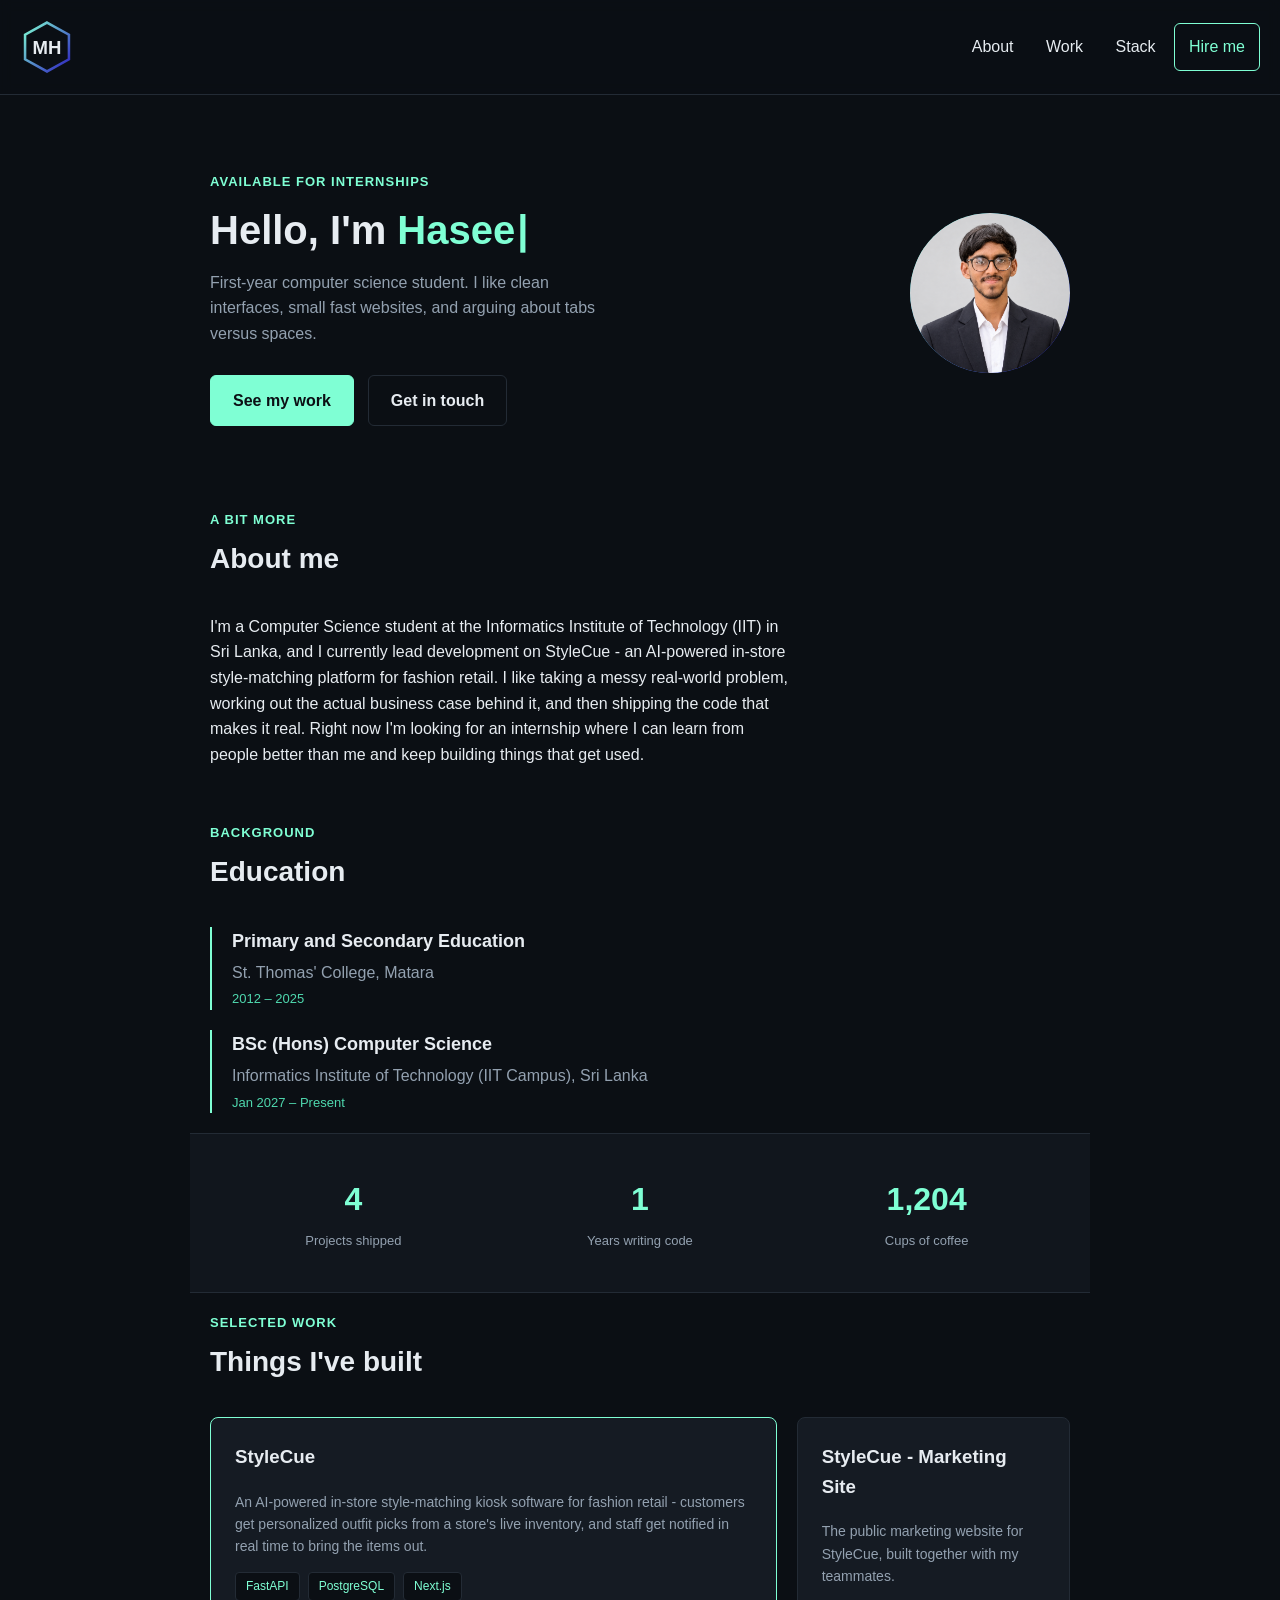
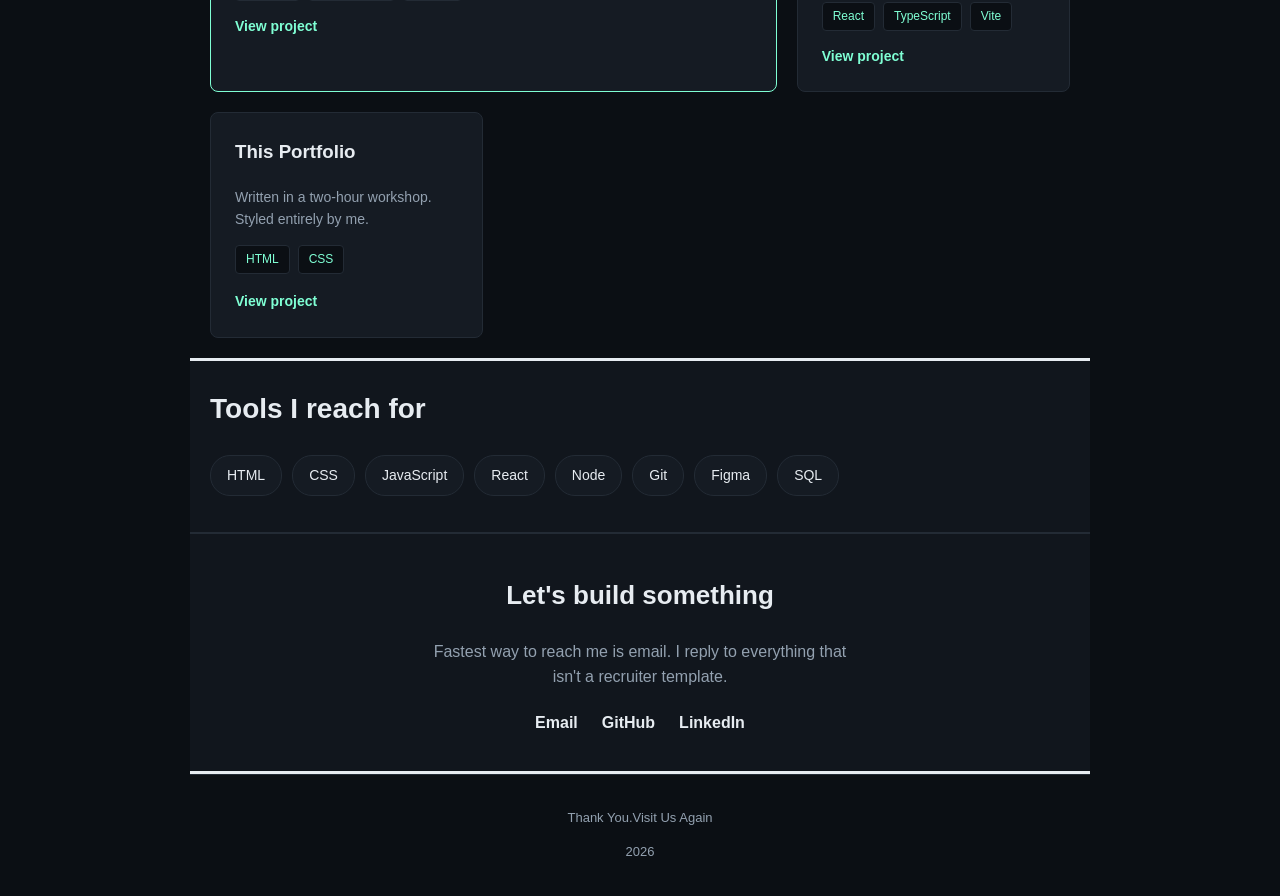
<file: index.html>
<!DOCTYPE html>
<!--
  =====================================================================
  CSS FUNDAMENTALS WORKSHOP  ·  YOUR PORTFOLIO
  =====================================================================

  This file is finished. Do not add styling here.
  Everything you need to change lives in  style.css

  Your job today: make this page look like something you'd
  actually put your name on.

  Rules of the game:
    1. Do not edit this HTML. (You may change the text content
       to your own name / projects — but not the structure.)
    2. All styling goes in style.css
    3. Every class name below is a hook. Use them.

  Open this file in your browser, then keep style.css open
  beside it. Refresh after every change.
  =====================================================================
-->
<html lang="en">
<head>
  <meta charset="UTF-8">
  <meta name="viewport" content="width=device-width, initial-scale=1.0">
  <title>Haseef Humam - Portfolio</title>

  <!-- CHECKPOINT 1: this line is how CSS gets in. -->
  <link rel="stylesheet" href="style.css">

  <!-- Favicon: shows your logo in the browser tab instead of the default globe icon -->
  <link rel="icon" type="image/svg+xml" href="favicon.svg">
</head>
<body>

  <!-- ================================================================
       NAVIGATION
       Concepts: class selectors, :hover, display: inline-block
       ================================================================ -->
  <header class="site-nav">
    <a class="nav-logo" href="#top"><img src="logo.svg" alt="Logo" style="height: 54px; vertical-align: middle;"></a>

    <nav class="nav-links">
      <a class="nav-link" href="#about">About</a>
      <a class="nav-link" href="#work">Work</a>
      <a class="nav-link" href="#stack">Stack</a>
      <a class="nav-link nav-link--cta" href="#contact">Hire me</a>
    </nav>
  </header>

  <!-- ================================================================
       HERO
       Concepts: fonts, font-size, colours, padding, text-align
       ================================================================ -->
  <main>
  <section class="hero" id="top">
    <div class="hero-copy">
      <p class="hero-eyebrow">Available for internships</p>

      <h1 class="hero-title">
        <span id="hero-typed"></span>
      </h1>
      <script>
      (function(){
         var el = document.getElementById('hero-typed');
         var segments = [
            {text: "Hello, I'm ", cls: null},
            {text: "Haseef", cls: "hero-name"},
            {text: ". I build things for the web.", cls: null}
         ];
         var full = segments.map(function(s){ return s.text; }).join('');
         var i = 0;
         function tick(){
            i++;
            var remaining = i;
            var html = '';
            for (var j = 0; j < segments.length; j++){
               var seg = segments[j];
               if (remaining <= 0) break;
               var take = Math.min(remaining, seg.text.length);
               var chunk = seg.text.slice(0, take);
               html += seg.cls ? '<span class="' + seg.cls + '">' + chunk + '</span>' : chunk;
               remaining -= take;
            }
            el.innerHTML = html + '<span class="typing-cursor">|</span>';
            if (i < full.length){
               setTimeout(tick, 85);
            } else {
               setTimeout(function(){
                  el.innerHTML = html;
               }, 600);
            }
         }
         tick();
      })();
      </script>

      <p class="hero-tagline">
        First-year computer science student. I like clean interfaces,
        small fast websites, and arguing about tabs versus spaces.
      </p>

      <div class="hero-actions">
        <a class="btn btn--primary" href="#work">See my work</a>
        <a class="btn btn--ghost" href="#contact">Get in touch</a>
      </div>
    </div>

    <!-- Style this however you like: photo, initials, gradient blob, anything. -->
    <div class="hero-visual">
      <div class="hero-avatar">
         <img src="profile-photo.png" alt="Photo of me">
      </div>   
    </div>
  </section>

  <section class="about" id="about">
     <header class="section-head">
        <p class="section-kicker">A bit more</p>
        <h2 class="section-title">About me</h2>
     </header>
     <p class="about-text">
        I'm a Computer Science student at the Informatics Institute of
        Technology (IIT) in Sri Lanka, and I currently lead development on
        StyleCue - an AI-powered in-store style-matching platform for
        fashion retail. I like taking a messy real-world problem, working
        out the actual business case behind it, and then shipping the code
        that makes it real. Right now I'm looking for an internship where
        I can learn from people better than me and keep building things
        that get used.
     </p>
  </section>

  <!-- ================================================================
       EDUCATION
       ================================================================ -->
  <section class="education">
     <header class="section-head">
        <p class="section-kicker">Background</p>
        <h2 class="section-title">Education</h2>
     </header>
     <ul class="education-list">
        <li class="education-item">
           <h3 class="education-degree">Primary and Secondary Education</h3>
           <p class="education-school">St. Thomas' College, Matara</p>
           <p class="education-date">2012 – 2025</p>
        </li>
        <li class="education-item">
           <h3 class="education-degree">BSc (Hons) Computer Science</h3>
           <p class="education-school">Informatics Institute of Technology (IIT Campus), Sri Lanka</p>
           <p class="education-date">Jan 2027 – Present</p>
        </li>
     </ul>
  </section>

  <!-- ================================================================
       STATS
       Concepts: display: inline-block, width in %, borders
       ================================================================ -->
  <section class="stats">
    <div class="stat">
      <span class="stat-value">4</span>
      <span class="stat-label">Projects shipped</span>
    </div>
    <div class="stat">
      <span class="stat-value">1</span>
      <span class="stat-label">Years writing code</span>
    </div>
    <div class="stat">
      <span class="stat-value">1,204</span>
      <span class="stat-label">Cups of coffee</span>
    </div>
  </section>

  <!-- ================================================================
       PROJECTS
       Concepts: borders, border-radius, padding, margin, :hover, ::before
       ================================================================ -->
  <section class="projects" id="work">
    <header class="section-head">
      <p class="section-kicker">Selected work</p>
      <h2 class="section-title">Things I've built</h2>
    </header>

    <div class="project-grid">

      <article class="project-card project-card--featured">
        <h3 class="project-title">StyleCue</h3>
        <p class="project-desc">
          An AI-powered in-store style-matching kiosk software for fashion retail - customers
          get personalized outfit picks from a store's live inventory, and staff get
          notified in real time to bring the items out.
        </p>
        <ul class="tag-list">
          <li class="tag"><a href="https://fastapi.tiangolo.com/" target="_blank" rel="noopener">FastAPI</a></li>
          <li class="tag"><a href="https://www.postgresql.org/" target="_blank" rel="noopener">PostgreSQL</a></li>
          <li class="tag"><a href="https://nextjs.org/" target="_blank" rel="noopener">Next.js</a></li>
        </ul>
        <details class="project-links-toggle">
          <summary class="project-link">View project</summary>
          <div class="project-links">
            <a class="project-link" href="https://stylecue-frontend.vercel.app/" target="_blank" rel="noopener">Live demo app</a>
            <a class="project-link" href="https://stylecue-frontend.vercel.app/staff" target="_blank" rel="noopener">Staff view</a>
            <a class="project-link" href="https://github.com/minhajmilfer/Stylecue-Frontend" target="_blank" rel="noopener">Frontend repo</a>
            <a class="project-link" href="https://github.com/Haseef88/stylecue-be" target="_blank" rel="noopener">Backend repo</a>
            <a class="project-link" href="https://www.figma.com/proto/LhfPdIABsFJ7FYexM8gYim?node-id=0-1&t=4NrNVKZE6Qp40srX-6" target="_blank" rel="noopener">Figma</a>
            <a class="project-link" href="https://canva.link/eskaawt7c5tft4c" target="_blank" rel="noopener">Pitch deck</a>
          </div>
        </details>
      </article>

      <article class="project-card">
        <h3 class="project-title">StyleCue - Marketing Site</h3>
        <p class="project-desc">
          The public marketing website for StyleCue, built together with
          my teammates.
        </p>
        <ul class="tag-list">
          <li class="tag"><a href="https://react.dev/" target="_blank" rel="noopener">React</a></li>
          <li class="tag"><a href="https://www.typescriptlang.org/" target="_blank" rel="noopener">TypeScript</a></li>
          <li class="tag"><a href="https://vitejs.dev/" target="_blank" rel="noopener">Vite</a></li>
        </ul>
        <details class="project-links-toggle">
          <summary class="project-link">View project</summary>
          <div class="project-links">
            <a class="project-link" href="https://stylecue.vercel.app/" target="_blank" rel="noopener">Live site</a>
            <a class="project-link" href="https://github.com/Haseef88/Stylecue-mw" target="_blank" rel="noopener">Repository</a>
          </div>
        </details>
      </article>

      <article class="project-card">
        <h3 class="project-title">This Portfolio</h3>
        <p class="project-desc">
          Written in a two-hour workshop. Styled entirely by me.
        </p>
        <ul class="tag-list">
          <li class="tag"><a href="https://developer.mozilla.org/en-US/docs/Web/HTML" target="_blank" rel="noopener">HTML</a></li>
          <li class="tag"><a href="https://developer.mozilla.org/en-US/docs/Web/CSS" target="_blank" rel="noopener">CSS</a></li>
        </ul>
        <a class="project-link" href="https://github.com/Haseef88/My-Portfolio" target="_blank" rel="noopener">View project</a>
      </article>

    </div>
  </section>

  <!-- ================================================================
       STACK
       Concepts: display: inline-block, lists, spacing
       ================================================================ -->
  <section class="stack" id="stack">
    <h2 class="section-title">Tools I reach for</h2>
    <ul class="stack-list">
      <li class="stack-item"><a href="https://developer.mozilla.org/en-US/docs/Web/HTML" target="_blank" rel="noopener">HTML</a></li>
      <li class="stack-item"><a href="https://developer.mozilla.org/en-US/docs/Web/CSS" target="_blank" rel="noopener">CSS</a></li>
      <li class="stack-item"><a href="https://developer.mozilla.org/en-US/docs/Web/JavaScript" target="_blank" rel="noopener">JavaScript</a></li>
      <li class="stack-item"><a href="https://react.dev/" target="_blank" rel="noopener">React</a></li>
      <li class="stack-item"><a href="https://nodejs.org/" target="_blank" rel="noopener">Node</a></li>
      <li class="stack-item"><a href="https://git-scm.com/" target="_blank" rel="noopener">Git</a></li>
      <li class="stack-item"><a href="https://www.figma.com/" target="_blank" rel="noopener">Figma</a></li>
      <li class="stack-item">SQL</li>
    </ul>
  </section>

  <!-- ================================================================
       CONTACT
       Concepts: text-align: center, links, :hover
       ================================================================ -->
  <section class="contact" id="contact">
    <h2 class="contact-title">Let's build something</h2>
    <p class="contact-text">
      Fastest way to reach me is email. I reply to everything that
      isn't a recruiter template.
    </p>
    <ul class="contact-links">
      <li><a class="contact-link" href="mailto:mhmhaseef88@gmai.com">Email</a></li>
      <li><a class="contact-link" href="https://github.com/Haseef88" target="_blank" rel="noopener">GitHub</a></li>
      <li><a class="contact-link" href="https://www.linkedin.com/in/haseef-humam" target="_blank" rel="noopener">LinkedIn</a></li>
    </ul>
  </section>
  </main>

  <!-- ================================================================
       FOOTER
       ================================================================ -->
  <footer class="site-footer">
    <p class="footer-note">Thank You.Visit Us Again</p>
    <p class="footer-year">2026</p>
  </footer>

</body>
</html>
</file>
<file: style.css>
/* =====================================================================
   YOUR STYLESHEET
   =====================================================================
   This file is empty on purpose. You are going to fill it yourself,
   two lines at a time, across twenty-five steps.

   Keep this file and portfolio.html open side by side:
       editor on the left, browser on the right.

   The pattern, every single time:

       TYPE IT   ->   SAVE   ->   REFRESH   ->   LOOK

   NOTHING CHANGING ON SCREEN?
     1. Did you save?
     2. Did you refresh?   Ctrl+Shift+R   (Cmd+Shift+R on a Mac)
     3. Is the class spelled EXACTLY as it is in portfolio.html?
     4. Is there a semicolon at the end of every line inside { }?

   BEHIND? Every step is numbered on the slides and in the solution
   file. Find your last step, copy forward, carry on. No drama.
   ===================================================================== */


/* ---------------------------------------------------------------------
   PART 1 — WHAT CSS IS            steps 1-2
   --------------------------------------------------------------------- */

:root{
   --bg: #0b0f14;
   --bg-alt: #11161d;
   --panel: #151b23;
   --border: #232b35;
   --text: #e7ecf1;
   --text-dim: #93a1b0;
   --accent: #7fffd4;
   --accent-dim: #4fd8ae;
}


/* ---------------------------------------------------------------------
   PART 2 — SELECTORS              steps 3-7
   --------------------------------------------------------------------- */
*{
   font-family: Arial, Helvetica, sans-serif;
   box-sizing: border-box;
}

/*basic page styling*/
body{
   background-color: var(--bg);
   color: var(--text);
   font-size: 16px;
   line-height: 1.6;
   margin: 0;
}

p{
   color: var(--text-dim);
}

.site-nav, .hero, .about, .education, .stats, .projects,
.stack, .contact, .site-footer{
   max-width: 900px;
   margin: 0 auto;
   padding: 20px;
}

.nav-link{
   color: var(--text);
   text-decoration: none;
   display: inline-block;
   padding: 10px 14px;
   background-color: transparent;
   border-radius: 6px;
   transition: background-color 0.2s ease, color 0.2s ease;
}

h1{
   color: var(--text);
   background-color: transparent;
}

.project-card{
   border: 1px solid var(--border);
   background-color: var(--panel);
   border-radius: 8px;
   padding: 24px;
   margin-bottom: 20px;
}


/* ---------------------------------------------------------------------
   PART 3 — COLOURS AND BORDERS    steps 8-11
   --------------------------------------------------------------------- */

.site-nav{
   position: sticky;
   top: 0;
   z-index: 10;
   display: flex;
   align-items: center;
   justify-content: space-between;
   max-width: none;
   border-bottom: 1px solid var(--border);
   background-color: rgba(11, 15, 20, 0.9);
   backdrop-filter: blur(6px);
}

.nav-logo{
   color: var(--text);
   font-weight: bold;
   font-size: 20px;
   text-decoration: none;
}

.nav-dot{
   color: var(--accent);
}

.nav-link--cta{
   border: 1px solid var(--accent);
   color: var(--accent);
}

.hero{
   display: flex;
   align-items: center;
   justify-content: space-between;
   gap: 40px;
   padding-top: 64px;
   padding-bottom: 64px;
}

.hero-eyebrow{
   color: var(--accent);
   font-size: 13px;
   font-weight: bold;
   text-transform: uppercase;
   letter-spacing: 1px;
}

.hero-name{
   color: var(--accent);
}


/* ------------------------------ BREAK ------------------------------- */

.hero-avatar{
   width: 160px;
   height: 160px;
   border-radius: 50%;
   background: linear-gradient(135deg, var(--accent), #2c1bbf);
   color: #0b0f14;
   font-weight: bold;
   font-size: 40px;
   display: flex;
   align-items: center;
   justify-content: center;
   flex-shrink: 0;
   overflow: hidden;
}

.hero-avatar img{
   width: 100%;
   height: 100%;
   object-fit: cover;
   border-radius: 50%;
}

.btn{
   text-decoration: none;
   border-radius: 6px;
   font-weight: bold;
   transition: transform 0.15s ease, opacity 0.15s ease;
}

.btn--primary{
   background-color: var(--accent);
   color: #0b0f14;
   border: 1px solid var(--accent);
}

.btn--ghost{
   background-color: transparent;
   color: var(--text);
   border: 1px solid var(--border);
}

.btn:hover{
   transform: translateY(-2px);
   opacity: 0.9;
}


/* ---------------------------------------------------------------------
   PART 4 — SPACE AND SIZE         steps 12-14
   --------------------------------------------------------------------- */

.hero-title{
   font-size: 40px;
   line-height: 1.2;
   margin: 12px 0;
}

.hero-tagline{
   max-width: 46ch;
   margin-bottom: 28px;
}

.typing-cursor{
   display: inline-block;
   margin-left: 2px;
   color: var(--accent);
   animation: blink-cursor 0.8s steps(1) infinite;
}

@keyframes blink-cursor{
   50%{ opacity: 0; }
}

.hero-actions{
   display: flex;
   gap: 14px;
}

.btn{
   padding: 12px 22px;
   display: inline-block;
}

.stats{
   display: flex;
   justify-content: space-around;
   border-top: 1px solid var(--border);
   border-bottom: 1px solid var(--border);
   background-color: var(--bg-alt);
}

.stat{
   display: inline-block;
   width: 33%;
   text-align: center;
   padding: 20px 0;
}

.stat-value{
   display: block;
   font-size: 32px;
   font-weight: bold;
   color: var(--accent);
}

.stat-label{
   display: block;
   color: var(--text-dim);
   font-size: 13px;
   margin-top: 6px;
}

.section-kicker{
   color: var(--accent);
   font-size: 13px;
   font-weight: bold;
   text-transform: uppercase;
   letter-spacing: 1px;
   margin: 0;
}

.section-title{
   font-size: 28px;
   margin-top: 6px;
}

.about-text{
   max-width: 65ch;
   color: var(--text);
}

.education-list{
   list-style: none;
   padding: 0;
   margin: 0;
   display: flex;
   flex-direction: column;
   gap: 20px;
}

.education-item{
   border-left: 2px solid var(--accent);
   padding-left: 20px;
}

.education-degree{
   margin: 0;
   font-size: 18px;
   color: var(--text);
}

.education-school{
   margin: 4px 0 0;
   color: var(--text-dim);
}

.education-date{
   margin: 4px 0 0;
   font-size: 13px;
   color: var(--accent-dim);
}

#about, #work, #stack, #contact{
   scroll-margin-top: 90px;
}

.project-grid{
   display: grid;
   grid-template-columns: repeat(auto-fit, minmax(260px, 1fr));
   gap: 20px;
}

.project-card{
   margin-bottom: 0;
   transition: transform 0.15s ease, border-color 0.15s ease;
}

.project-card--featured{
   border-color: var(--accent);
   grid-column: span 2;
}


/* ---------------------------------------------------------------------
   PART 5 — TEXT, FONTS AND LINKS  steps 15-20
   --------------------------------------------------------------------- */
.nav-link:hover {
   color: var(--accent);
   background-color: rgba(255,255,255,0.05);
}
.project-card:hover{
   border: 1px solid var(--accent);
   transform: translateY(-4px);
}
.project-link:hover{
   color: var(--accent-dim);
}
.contact-link:hover{
   color: var(--accent);
}

.site-footer{
   text-align: center;
   color: var(--text-dim);
   border-top: 1px solid var(--border);
   font-size: 13px;
}

.contact{
   border-style: solid;
   border-left: none;
   border-right: none;
   border-top: solid 1px var(--border);
   background-color: var(--bg-alt);
   text-align: center;
}

.stack{
   border-style: solid;
   border-left: none;
   border-right: none;
   border-bottom: solid 1px var(--border);
   background-color: var(--bg-alt);
}

.project-title{
   margin-top: 0;
   color: var(--text);
}

.project-desc{
   font-size: 14px;
}

.project-link{
   color: var(--accent);
   text-decoration: none;
   font-weight: bold;
   font-size: 14px;
}

.project-links{
   display: flex;
   flex-wrap: wrap;
   gap: 10px;
   margin-top: 12px;
}

.project-links-toggle summary{
   cursor: pointer;
   list-style: none;
}

.project-links-toggle summary::-webkit-details-marker{
   display: none;
}

.project-links .project-link{
   border: 1px solid var(--border);
   background-color: var(--bg);
   padding: 6px 14px;
   border-radius: 20px;
   font-size: 13px;
   transition: border-color 0.15s ease, background-color 0.15s ease;
}

.project-links .project-link:hover{
   border-color: var(--accent);
   background-color: var(--panel);
}

.contact-title{
   font-size: 26px;
}

.contact-text{
   max-width: 50ch;
   margin: 0 auto 20px;
}

.contact-links{
   list-style: none;
   padding: 0;
   display: flex;
   justify-content: center;
   gap: 24px;
}

.contact-link{
   color: var(--text);
   text-decoration: none;
   font-weight: bold;
}


/* ---------------------------------------------------------------------
   PART 6 — COMBINATORS AND HOVER  steps 21-23
   --------------------------------------------------------------------- */

.stack-list{
   list-style: none;
   padding: 0;
   display: flex;
   flex-wrap: wrap;
   gap: 10px;
}

.stack-item{
   display: inline-block;
   padding: 8px 16px;
   border: 1px solid var(--border);
   border-radius: 20px;
   font-size: 14px;
   background-color: var(--panel);
}

.stack-item a{
   color: inherit;
   text-decoration: none;
}

.stack-item a:hover{
   color: var(--accent);
}

.tag-list{
   list-style: none;
   padding: 0;
   display: flex;
   flex-wrap: wrap;
   gap: 8px;
   margin: 14px 0;
}

.tag{
   display: inline-block;
   padding: 4px 10px;
   font-size: 12px;
   border-radius: 4px;
   background-color: var(--bg);
   color: var(--accent);
   border: 1px solid var(--border);
}

.tag a{
   color: inherit;
   text-decoration: none;
}

.tag a:hover{
   text-decoration: underline;
}


/* ---------------------------------------------------------------------
   PART 7 — UNITS AND SPECIFICITY  steps 24-25
   --------------------------------------------------------------------- */

.section-head{
   margin-bottom: 2rem;
}

@media (max-width: 640px){
   .hero{
      flex-direction: column-reverse;
      text-align: center;
      padding-top: 2.5rem;
   }
   .hero-actions{
      justify-content: center;
   }
   .stats{
      flex-wrap: wrap;
   }
   .stat{
      width: 50%;
   }
   .project-card--featured{
      grid-column: span 1;
   }
}


/* ---------------------------------------------------------------------
   FINAL CHALLENGE — make it yours

   Start by changing every colour word above. Then pick a direction:
       BOLD   /   SOFT   /   DARK   /   CLASSIC
   --------------------------------------------------------------------- */
</file>
